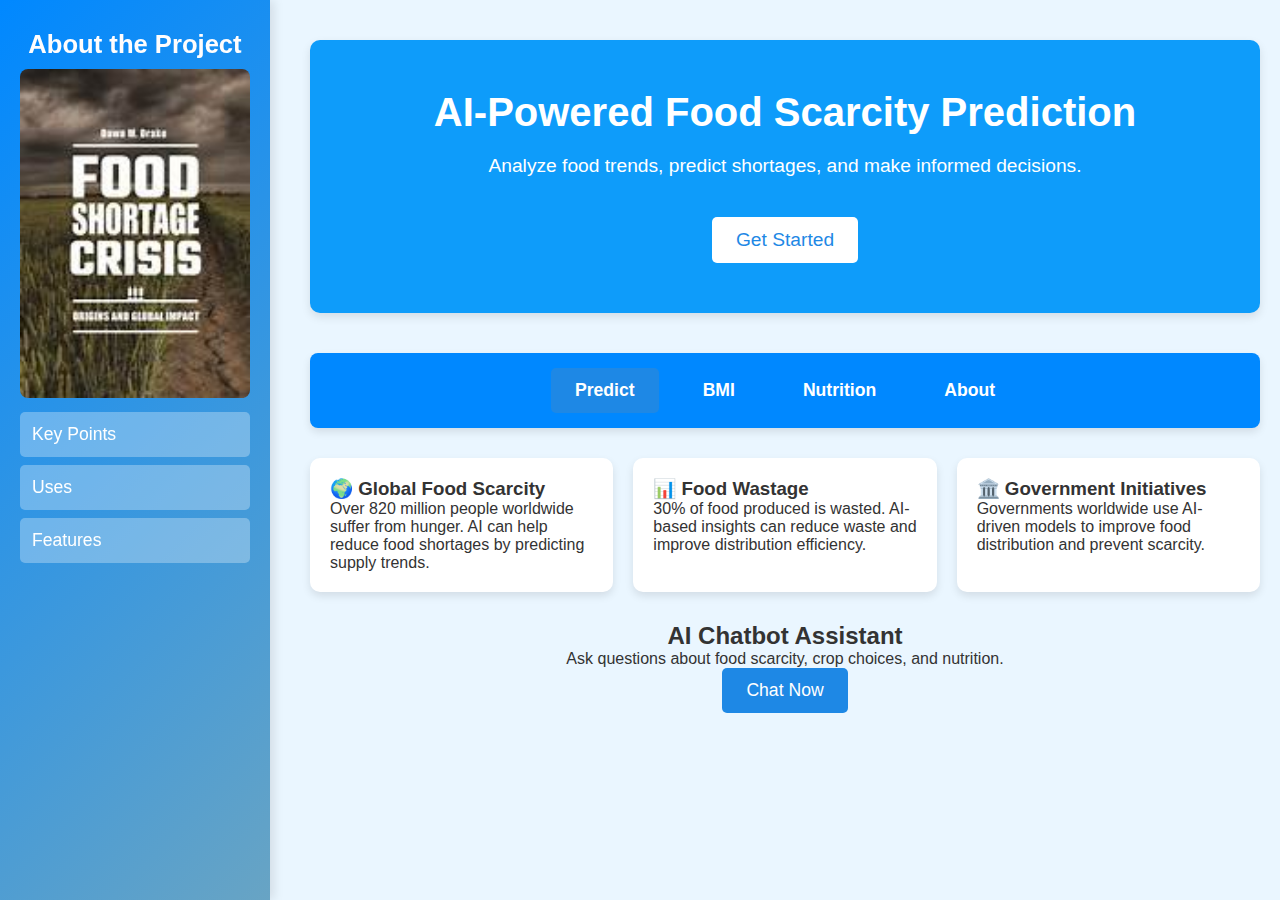
<file: index.html>
<!DOCTYPE html>
<html lang="en">
<head>
    <meta charset="UTF-8">
    <meta name="viewport" content="width=device-width, initial-scale=1.0">
    <title>Food Scarcity Prediction</title>
    <link rel="stylesheet" href="style.css">
</head>
<body>
    
    <div class="container">
        <!-- Left Sidebar -->
        <aside class="sidebar">
            <h2>About the Project</h2>
           
            <img src="scarcity.jpeg" alt="Food Scarcity" class="sidebar-img">
            <button class="collapsible">Key Points</button>
            <ul class="content">
                <li>AI-driven insights</li>
                <li>Real-time data</li>
                <li>Smart recommendations</li>
            </ul>
            <button class="collapsible">Uses</button>
            <ul class="content">
                <li>Farmers</li>
                <li>Policymakers</li>
                <li>Researchers</li>
            </ul>
            <button class="collapsible">Features</button>
            <ul class="content">
                <li>Scarcity Prediction</li>
                <li>BMI Calculator</li>
                <li>Nutrition Insights</li>
                <li>AI Chatbot</li>
            </ul>
        </aside>

        <!-- Main Content -->
        <main class="main-content">
            <section class="hero">
                <h1>AI-Powered Food Scarcity Prediction</h1>
                <p>Analyze food trends, predict shortages, and make informed decisions.</p>
                <button class="cta">Get Started</button>
            </section>

            <!-- Navigation Bar Moved Below the Title -->
            <nav class="top-nav">
                <a href="https://akreddy31.github.io/Ai-powered-food-scarcity-prediction-system/" class="predict-btn">Predict</a>

<style>
.predict-btn {
    background: #1e88e5;
    color: white;
    padding: 12px 24px;
    border: none;
    border-radius: 5px;
    font-size: 1.1em;
    text-decoration: none;
    display: inline-block;
    text-align: center;
    cursor: pointer;
    transition: 0.3s ease;
}

.predict-btn:hover {
    background: #1565c0;
}
</style>

                <a href="bmi.html">BMI</a>
                <a href="nutrition.html">Nutrition</a>
                <a href="about.html">About</a>
            </nav>

            <!-- Attractive Blocks Section -->
            <section class="info-blocks">
                <div class="block">
                    <h3>🌍 Global Food Scarcity</h3>
                    <p>Over 820 million people worldwide suffer from hunger. AI can help reduce food shortages by predicting supply trends.</p>
                </div>
                <div class="block">
                    <h3>📊 Food Wastage</h3>
                    <p>30% of food produced is wasted. AI-based insights can reduce waste and improve distribution efficiency.</p>
                </div>
                <div class="block">
                    <h3>🏛️ Government Initiatives</h3>
                    <p>Governments worldwide use AI-driven models to improve food distribution and prevent scarcity.</p>
                </div>
            </section>
<!-- Chatbot Section -->
<section id="chatbot">
    <h2>AI Chatbot Assistant</h2>
    <p>Ask questions about food scarcity, crop choices, and nutrition.</p>
    <button class="chatbot-btn" onclick="toggleChatbot()">Chat Now</button>

    <div class="chat-container" id="chatContainer">
        <div class="chat-header">
            <h3>Food Assistant Bot</h3>
            <button class="close-btn" onclick="toggleChatbot()">×</button>
        </div>
        <div class="chat-body" id="chatBody">
            <p class="bot-message">Hello! Ask me about crops, recipes, or food scarcity.</p>
        </div>
        <div class="chat-input">
            <input type="text" id="userInput" placeholder="Type a message..." onkeypress="handleKeyPress(event)">
            <button onclick="sendMessage()">Send</button>
        </div>
    </div>
</section>

        </main>
    </div>
    

    <script src="script.js"></script>
</body>
</html>
</file>
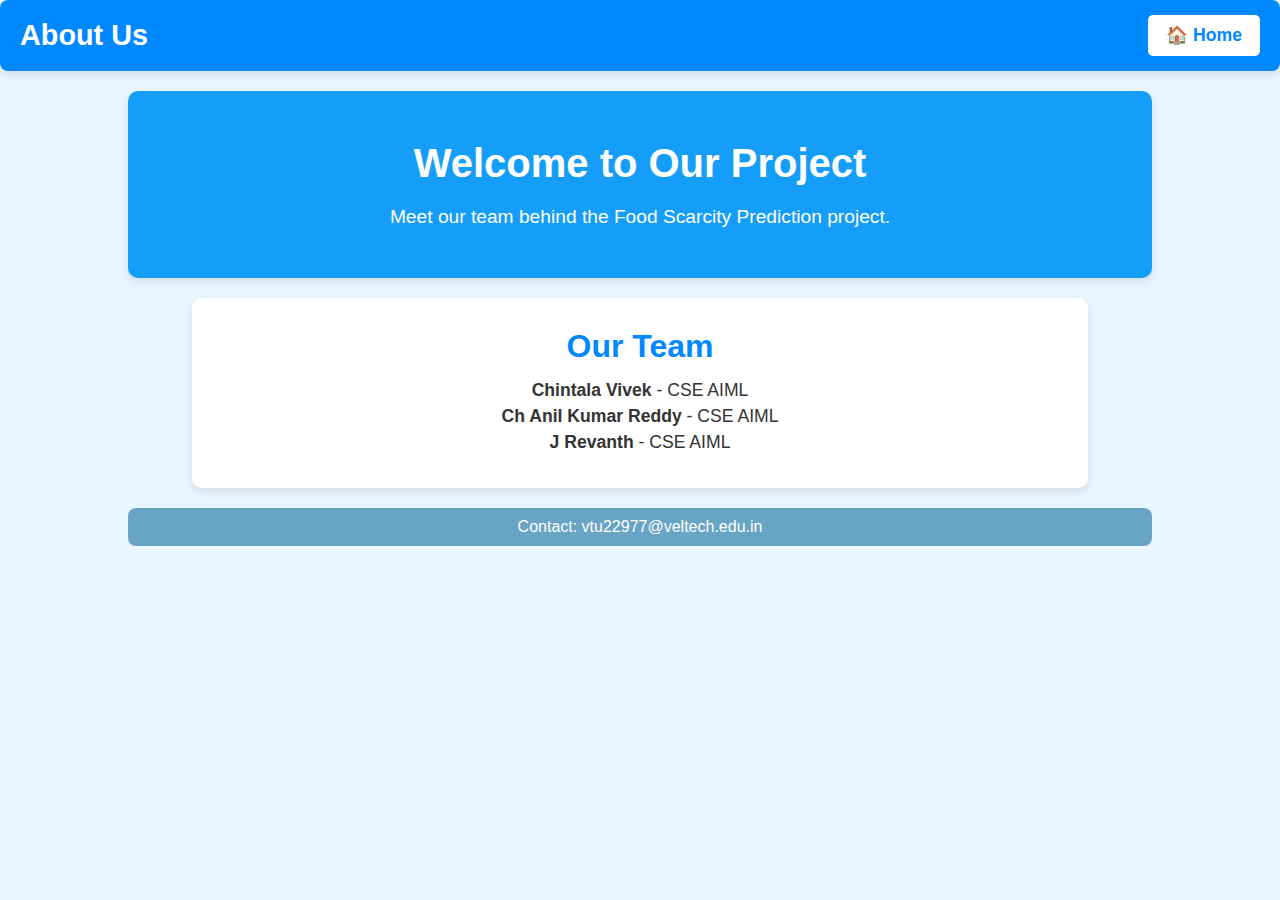
<file: about.html>
<!DOCTYPE html>
<html lang="en">
<head>
    <meta charset="UTF-8">
    <meta name="viewport" content="width=device-width, initial-scale=1.0">
    <title>About - Food Scarcity Prediction</title>
    <style>
        /* General Styles */
        * {
            margin: 0;
            padding: 0;
            box-sizing: border-box;
            font-family: 'Arial', sans-serif;
        }

        body {
            background-color: #eaf6ff;
            color: #333;
            text-align: center;
        }

        /* Header */
        .header {
            display: flex;
            justify-content: space-between;
            align-items: center;
            background: #0088ff;
            padding: 15px 20px;
            border-radius: 8px;
            box-shadow: 0 4px 8px rgba(0, 0, 0, 0.1);
        }

        .header h1 {
            color: white;
            font-size: 1.8em;
        }

        .home-btn {
            background: white;
            color: #0088ff;
            padding: 10px 18px;
            border: none;
            border-radius: 5px;
            font-size: 1.1em;
            cursor: pointer;
            transition: background 0.3s ease;
            text-decoration: none;
            font-weight: bold;
        }

        .home-btn:hover {
            background: #005bb5;
            color: white;
        }

        /* Hero Section */
        .hero {
            text-align: center;
            padding: 50px;
            background: #159ef9;
            color: white;
            border-radius: 10px;
            margin: 20px auto;
            box-shadow: 0 4px 10px rgba(0, 0, 0, 0.1);
            width: 80%;
        }

        .hero h1 {
            font-size: 2.5em;
            margin-bottom: 20px;
        }

        .hero p {
            font-size: 1.2em;
        }

        /* Team Section */
        .team {
            background: white;
            padding: 30px;
            border-radius: 10px;
            box-shadow: 0px 4px 8px rgba(0, 0, 0, 0.1);
            width: 70%;
            margin: 20px auto;
        }

        .team h2 {
            font-size: 2em;
            margin-bottom: 15px;
            color: #0088ff;
        }

        .team p {
            font-size: 1.1em;
            margin-bottom: 5px;
        }

        /* Footer */
        .footer {
            text-align: center;
            margin-top: 20px;
            padding: 10px;
            background: #68a4c4;
            color: white;
            border-radius: 8px;
            width: 80%;
            margin: 20px auto;
        }
    </style>
</head>
<body>

    <!-- Header with Home Button -->
    <header class="header">
        <h1>About Us</h1>
        <a href="index.html" class="home-btn">🏠 Home</a>
    </header>

    <!-- Hero Section -->
    <section class="hero">
        <h1>Welcome to Our Project</h1>
        <p>Meet our team behind the Food Scarcity Prediction project.</p>
    </section>

    <!-- Team Section -->
    <section class="team">
        <h2>Our Team</h2>
        <p><strong>Chintala Vivek</strong> - CSE AIML</p>
        <p><strong>Ch Anil Kumar Reddy</strong> - CSE AIML</p>
        <p><strong>J Revanth</strong> - CSE AIML</p>
    </section>

    <!-- Footer -->
    <section class="footer">
        <p>Contact: vtu22977@veltech.edu.in</p>
    </section>

</body>
</html>
</file>
<file: style.css>
/* General Styles */
* {
    margin: 0;
    padding: 0;
    box-sizing: border-box;
    font-family: 'Arial', sans-serif;
}

body {
    display: flex;
    background-color: #eaf6ff;
    color: #333;
}

/* Sidebar */
.sidebar {
    width: 270px;
    background: linear-gradient(135deg, #0088ff, #68a4c4);
    color: #fff;
    padding: 20px;
    position: fixed;
    height: 100vh;
    overflow-y: auto;
    box-shadow: 4px 0 10px rgba(0, 0, 0, 0.1);
    transition: width 0.3s ease;
}

.sidebar h2 {
    font-size: 1.6em;
    margin: 10px 0;
    text-align: center;
    color: #fffdfd;
}

.sidebar p {
    font-size: 0.9em;
    text-align: center;
}

.sidebar-img {
    width: 100%;
    border-radius: 8px;
    margin-bottom: 10px;
}

/* Sidebar List */
.sidebar-list {
    list-style: none;
    padding: 0;
}

/* Collapsible Buttons */
.collapsible {
    background: rgba(255, 255, 255, 0.3);
    color: white;
    border: none;
    padding: 12px;
    width: 100%;
    text-align: left;
    font-size: 1.1em;
    cursor: pointer;
    border-radius: 5px;
    margin-bottom: 8px;
    transition: background 0.3s ease, transform 0.2s ease;
}

.collapsible:hover {
    background: rgba(255, 255, 255, 0.5);
    transform: scale(1.05);
}

/* Hidden Content */
.content {
    list-style: none;
    padding-left: 20px;
    margin: 5px 0;
    display: none;
}

.content li {
    padding: 10px;
    background: rgba(255, 255, 255, 0.2);
    border-radius: 5px;
    margin-top: 5px;
}

/* Main Content */
.main-content {
    margin-left: 290px;
    padding: 20px;
    flex-grow: 1;
    transition: margin-left 0.3s ease;
}

/* Top Navigation */
.top-nav {
    display: flex;
    justify-content: center;
    gap: 15px;
    background: #0088ff;
    padding: 12px;
    border-radius: 8px;
    box-shadow: 0 4px 8px rgba(0, 0, 0, 0.1);
}

.top-nav a {
    color: white;
    text-decoration: none;
    padding: 10px 20px;
    font-size: 1em;
    font-weight: bold;
    transition: background 0.3s ease;
    border-radius: 5px;
}

.top-nav a:hover {
    background: #0066cc;
}

.hero {
    text-align: center;
    padding: 50px;
    background: #0e9cfa;
    color: white;
    border-radius: 10px;
    margin-top: 20px;
    margin-bottom: 40px; /* Added more space below hero section */
    box-shadow: 0 4px 10px rgba(0, 0, 0, 0.1);
}

.hero h1 {
    font-size: 2.5em;
    margin-bottom: 20px; /* Increased spacing below title */
}

.hero p {
    font-size: 1.2em;
    margin-bottom: 25px; /* More space below description */
}

/* Top Navigation - Increased Top Spacing */
.top-nav {
    display: flex;
    justify-content: center;
    gap: 20px;
    background: #0088ff;
    padding: 15px;
    border-radius: 8px;
    box-shadow: 0 4px 8px rgba(0, 0, 0, 0.1);
    margin-top: 40px; /* More space above navigation bar */
}

.top-nav a {
    color: white;
    text-decoration: none;
    padding: 12px 24px;
    font-size: 1.1em;
    font-weight: bold;
    transition: background 0.3s ease;
    border-radius: 5px;
}

.top-nav a:hover {
    background: #0066cc;
}


.cta {
    background: white;
    color: #1e88e5;
    padding: 12px 24px;
    border: none;
    border-radius: 5px;
    font-size: 1.2em;
    cursor: pointer;
    transition: 0.3s;
    margin-top: 15px;
}

.cta:hover {
    background: #1e88e5;
    color: white;
}

/* Blocks Section */
.info-blocks {
    display: flex;
    gap: 20px;
    margin-top: 30px;
    flex-wrap: wrap;
    justify-content: center;
}

.block {
    background: white;
    padding: 20px;
    border-radius: 10px;
    box-shadow: 0px 4px 8px rgba(0, 0, 0, 0.1);
    flex: 1;
    min-width: 280px;
    transition: transform 0.3s ease;
    max-width: 400px;
}

.block:hover {
    transform: translateY(-5px);
}

/* Chatbot Section */
#chatbot {
    text-align: center;
    margin-top: 30px;
}

.chatbot-btn {
    background: #1e88e5;
    color: white;
    padding: 12px 24px;
    border: none;
    border-radius: 5px;
    font-size: 1.1em;
    cursor: pointer;
    transition: 0.3s ease;
}

.chatbot-btn:hover {
    background: #1565c0;
}

/* Chatbot Container */
.chat-container {
    width: 350px;
    background: white;
    position: fixed;
    top: 50%;
    left: 50%;
    transform: translate(-50%, -50%);
    border-radius: 10px;
    box-shadow: 0 4px 10px rgba(0, 0, 0, 0.2);
    display: none;
    flex-direction: column;
    overflow: hidden;
    z-index: 1000;
}

/* Chatbot Header */
.chat-header {
    background: #0088ff;
    color: white;
    padding: 10px;
    display: flex;
    justify-content: space-between;
    align-items: center;
}

.chat-header h3 {
    margin: 0;
    font-size: 1.2em;
}

.close-btn {
    background: none;
    border: none;
    color: white;
    font-size: 1.5em;
    cursor: pointer;
}

/* Chatbot Body */
.chat-body {
    padding: 10px;
    height: 250px;
    overflow-y: auto;
    font-size: 0.9em;
    display: flex;
    flex-direction: column;
}

.bot-message, .user-message {
    padding: 8px 12px;
    margin: 5px 0;
    border-radius: 8px;
    max-width: 80%;
}

.bot-message {
    background: #f1f1f1;
    color: #333;
    align-self: flex-start;
}

.user-message {
    background: #0088ff;
    color: white;
    align-self: flex-end;
}

/* Chatbot Input */
.chat-input {
    display: flex;
    padding: 10px;
    background: #f9f9f9;
    border-top: 1px solid #ddd;
}

.chat-input input {
    flex: 1;
    padding: 8px;
    border: none;
    border-radius: 5px;
    outline: none;
}

.chat-input button {
    background: #0088ff;
    color: white;
    border: none;
    padding: 8px 15px;
    border-radius: 5px;
    cursor: pointer;
    margin-left: 5px;
}

.chat-input button:hover {
    background: #005bb5;
}


/* Responsive Design */
@media (max-width: 800px) {
    .sidebar {
        width: 230px;
    }
    .main-content {
        margin-left: 250px;
    }
}

@media (max-width: 600px) {
    .sidebar {
        width: 100%;
        height: auto;
        position: relative;
        padding-bottom: 15px;
    }
    .main-content {
        margin-left: 0;
    }
    .top-nav {
        flex-direction: column;
        align-items: center;
    }
}
</file>
